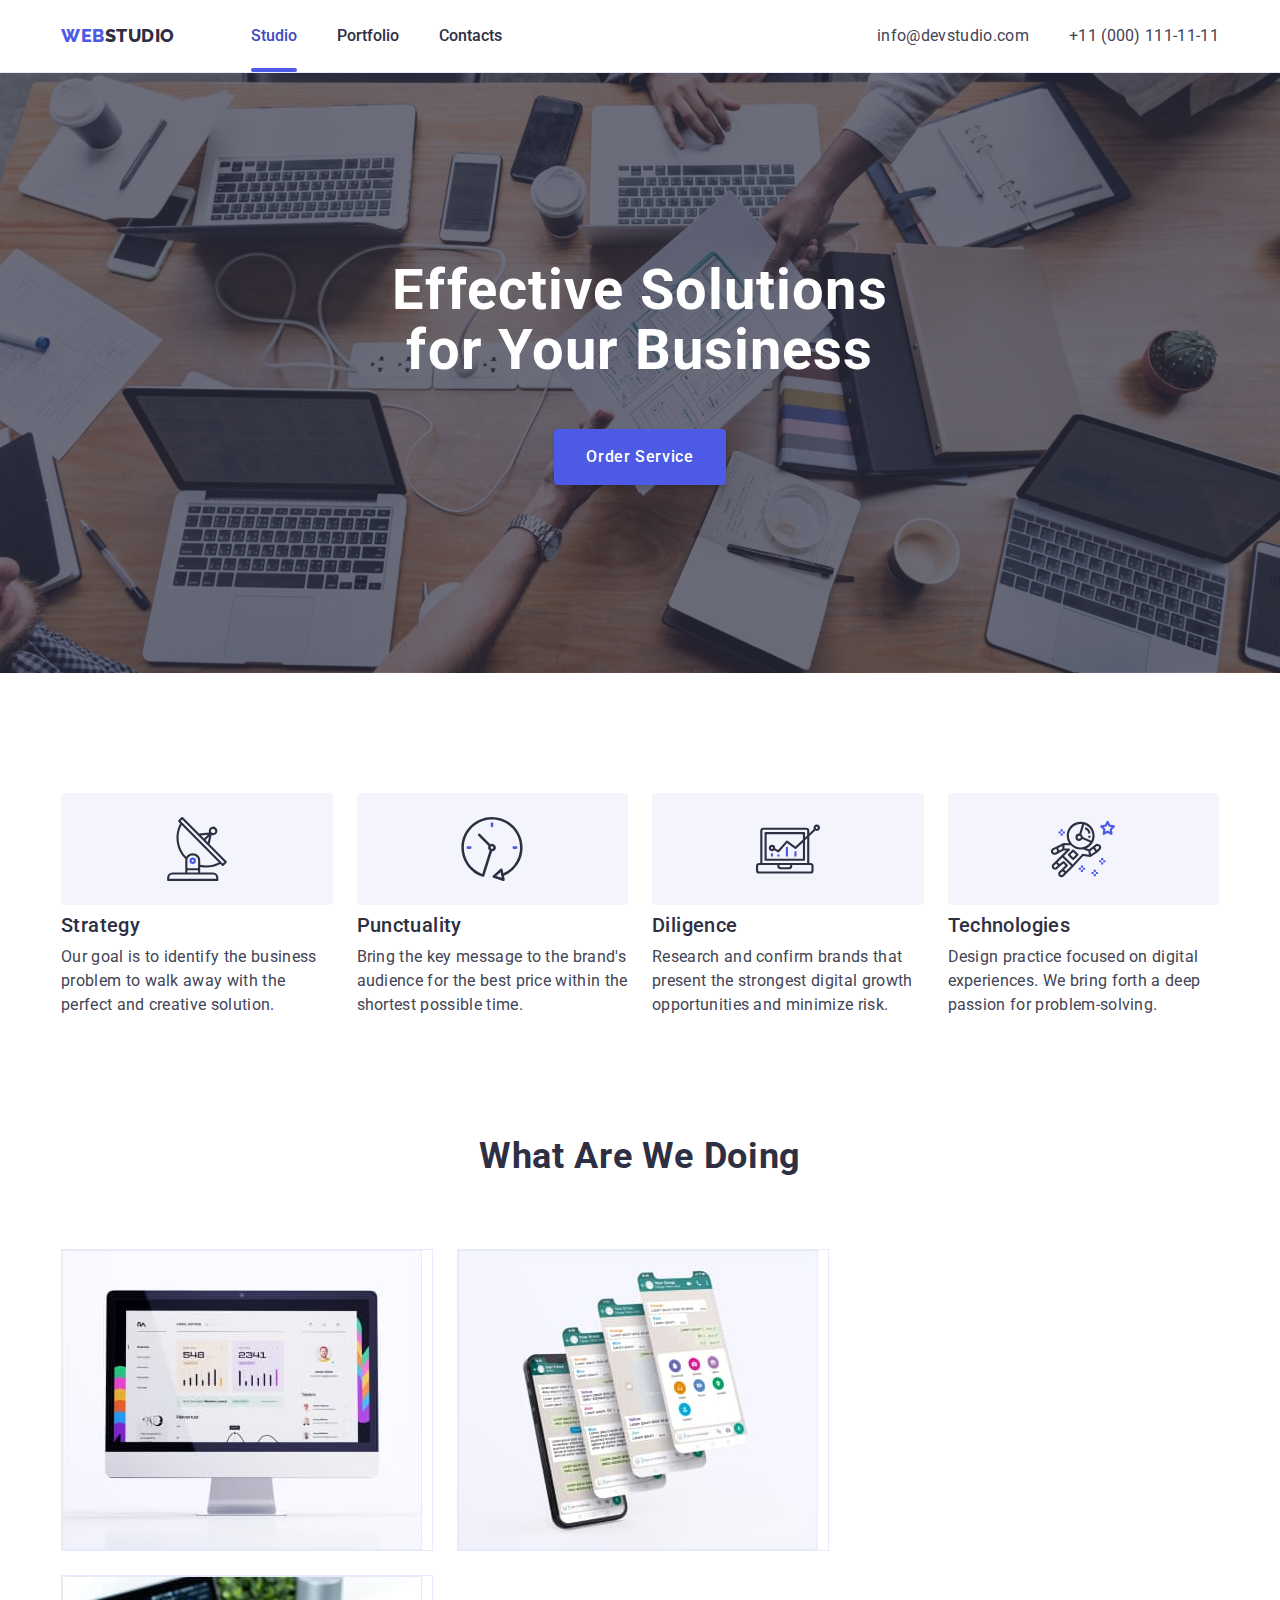
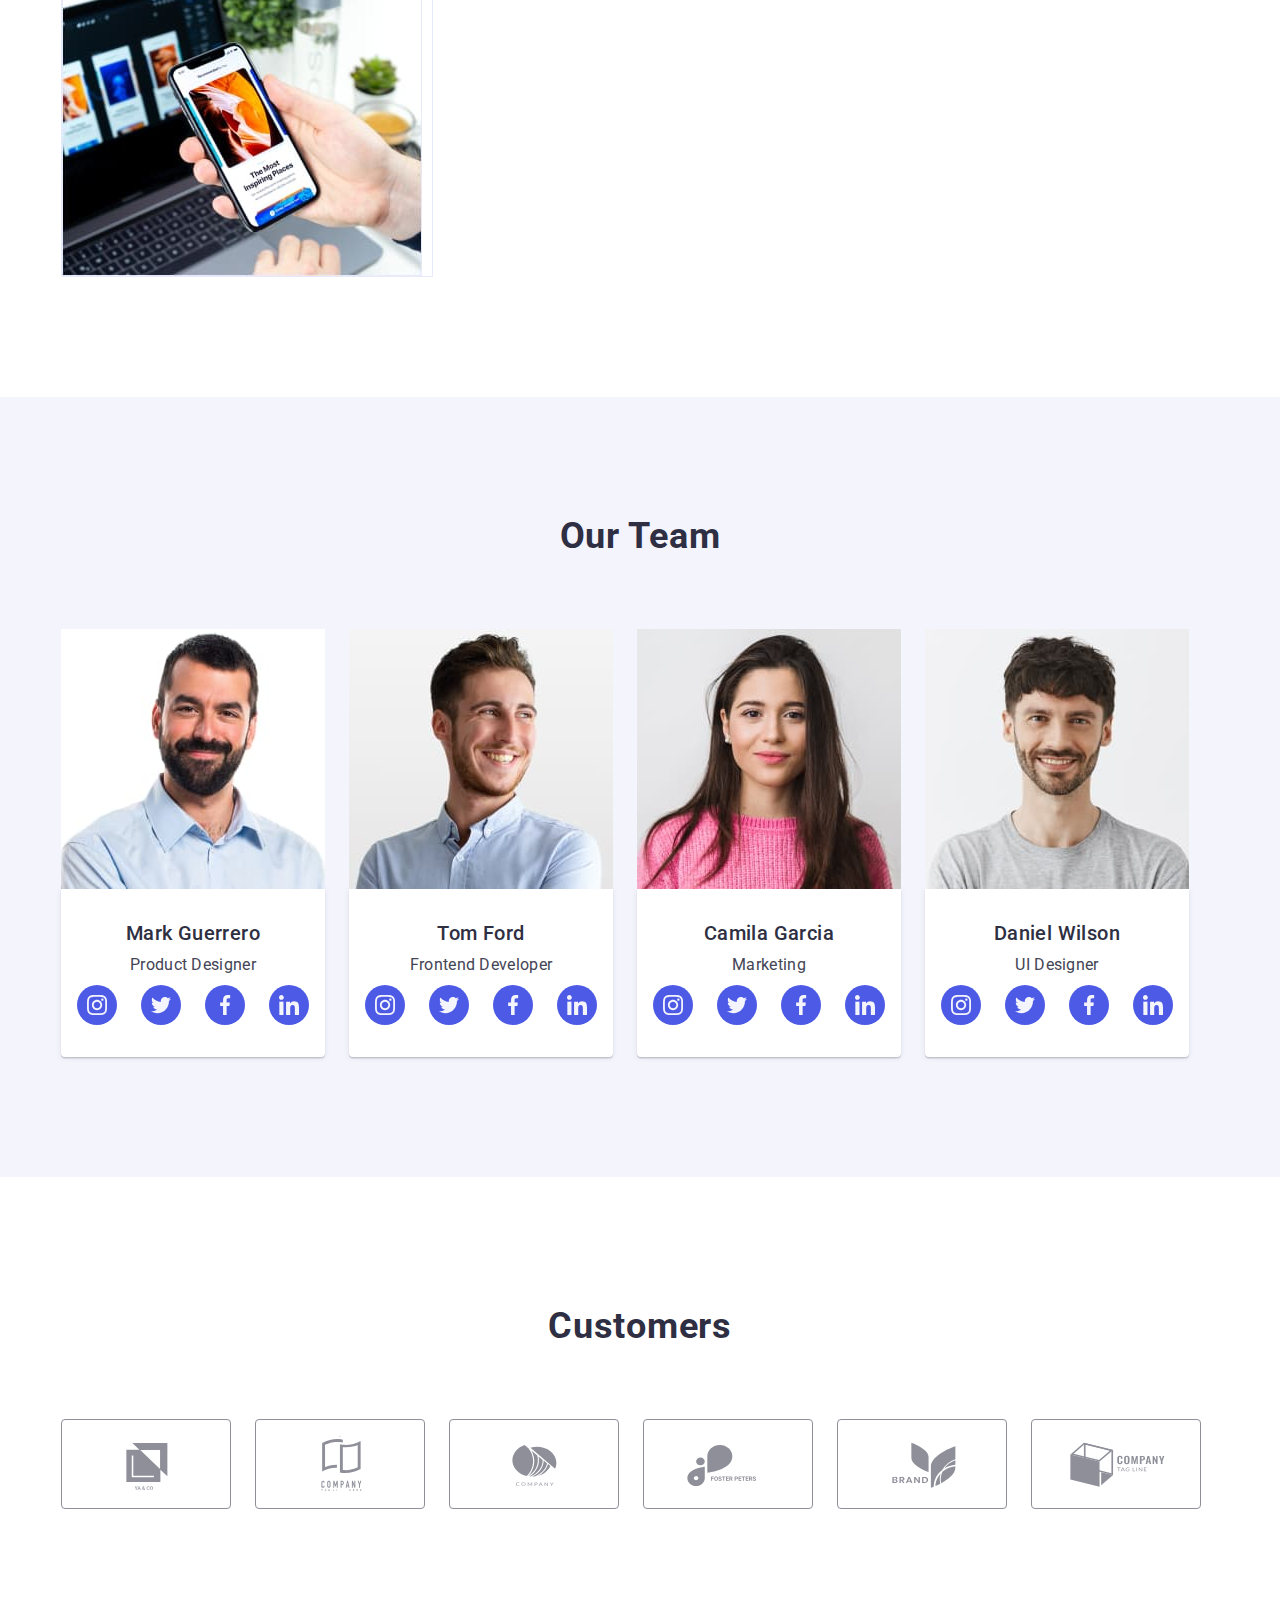
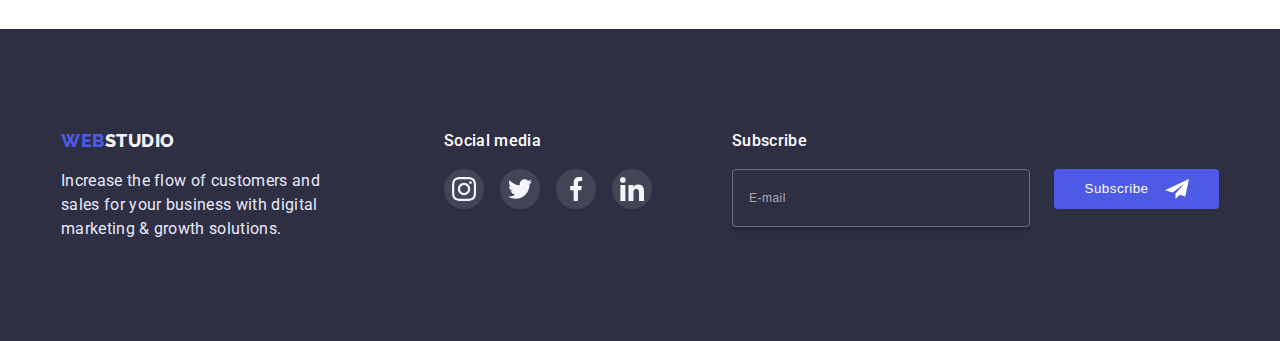
<file: index.html>
<!DOCTYPE html>
<html lang="en">
  <head>
    <meta charset="UTF-8" />
    <meta http-equiv="X-UA-Compatible" content="IE=edge" />
    <meta name="viewport" content="width=device-width, initial-scale=1.0" />
    <title>WebStudio</title>
    <link rel="preconnect" href="https://fonts.googleapis.com" />
    <link rel="preconnect" href="https://fonts.gstatic.com" crossorigin />
    <link
      href="https://fonts.googleapis.com/css2?family=Raleway:wght@800&family=Roboto:wght@400;500;700&display=swap"
      rel="stylesheet"
    />
    <link rel="stylesheet" href="./css/styles.css" />
    <link
      rel="stylesheet"
      href="https://cdnjs.cloudflare.com/ajax/libs/modern-normalize/1.1.0/modern-normalize.min.css"
      integrity="sha512-wpPYUAdjBVSE4KJnH1VR1HeZfpl1ub8YT/NKx4PuQ5NmX2tKuGu6U/JRp5y+Y8XG2tV+wKQpNHVUX03MfMFn9Q=="
      crossorigin="anonymous"
      referrerpolicy="no-referrer"
    />
  </head>
  <body>
    <header class="header">
      <div class="container header-container">
        <a href="" class="logo logo-theme-light link">
          <span class="akcent">web</span>studio
        </a>
        <nav class="header-navigation">
          <ul class="header-list list">
            <li class="header-list-item">
              <a class="header-link link active" href="./index.html">
                Studio
              </a>
            </li>
            <li class="header-list-item">
              <a class="header-link link" href="./portfolio.html">
                Portfolio
              </a>
            </li>
            <li class="header-list-item">
              <a class="header-link link" href=""> Contacts </a>
            </li>
          </ul>
        </nav>
        <address class="header-address">
          <ul class="header-address-list list">
            <li class="header-address-item">
              <a class="header-mail link" href="mailto:info@devstudio.com">
                info@devstudio.com
              </a>
            </li>
            <li class="header-address-item">
              <a class="header-tel link" href="tel:+110001111111">
                +11 (000) 111-11-11
              </a>
            </li>
          </ul>
        </address>
      </div>
    </header>
    <main>
      <!--HERO-->
      <section class="hero">
        <div class="hero-box">
          <h1 class="hero-title">Effective Solutions for Your Business</h1>
          <button class="hero-btn" type="button" data-modal-open>
            Order Service
          </button>
        </div>
      </section>
      <!--Concept-->
      <section class="concept">
        <div class="container concept-container">
          <h2 class="visually-hidden">concept</h2>
          <ul class="concept-list list">
            <li class="concept-item icon-strategy">
              <h3 class="section-heading">Strategy</h3>
              <p class="section-description">
                Our goal is to identify the business problem to walk away with
                the perfect and creative solution.
              </p>
            </li>
            <li class="concept-item icon-punctuality">
              <h3 class="section-heading">Punctuality</h3>
              <p class="section-description">
                Bring the key message to the brand's audience for the best price
                within the shortest possible time.
              </p>
            </li>
            <li class="concept-item icon-diligence">
              <h3 class="section-heading">Diligence</h3>
              <p class="section-description">
                Research and confirm brands that present the strongest digital
                growth opportunities and minimize risk.
              </p>
            </li>
            <li class="concept-item icon-technologies">
              <h3 class="section-heading">Technologies</h3>
              <p class="section-description">
                Design practice focused on digital experiences. We bring forth a
                deep passion for problem-solving.
              </p>
            </li>
          </ul>
        </div>
      </section>
      <!--------------services-------------->
      <section class="services">
        <div class="container">
          <h2 class="services-title section-title">What Are We Doing</h2>
          <ul class="services-list list">
            <li class="services-img">
              <img src="./images/rectange-1a.jpg" alt="PC" width="360" />
            </li>

            <li class="services-img">
              <img
                src="./images/rectange-2a.jpg"
                alt="smartphone"
                width="360"
              />
            </li>
            <li class="services-img">
              <img src="./images/rectange-3a.jpg" alt="laptop" width="360" />
            </li>
          </ul>
        </div>
      </section>
      <!-----------------TEAM--------------------->
      <section class="team">
        <div class="container">
          <h2 class="team-title section-title">Our Team</h2>
          <ul class="team-container list">
            <li class="team-person">
              <img
                class="team-percon-img"
                src="./images/phototeam-1a.jpg"
                alt="Product Designer"
                width="264"
              />
              <div class="team-person-info">
                <h3 class="section-heading">Mark Guerrero</h3>
                <p class="team-person-text section-description">
                  Product Designer
                </p>

                <ul class="social-list">
                  <li class="social-list-item">
                    <a class="social-link" href="">
                      <svg class="social-icon" width="20" height="20">
                        <use href="./images/sprite.svg#icon-instagram"></use>
                      </svg>
                    </a>
                  </li>

                  <li>
                    <a class="social-link" href="">
                      <svg class="social-icon" width="20" height="20">
                        <use href="./images/sprite.svg#icon-twitter"></use>
                      </svg>
                    </a>
                  </li>

                  <li>
                    <a class="social-link" href="">
                      <svg class="social-icon" width="20" height="20">
                        <use href="./images/sprite.svg#icon-facebook"></use>
                      </svg>
                    </a>
                  </li>

                  <li>
                    <a class="social-link" href="">
                      <svg class="social-icon" width="20" height="20">
                        <use href="./images/sprite.svg#icon-linkedin"></use>
                      </svg>
                    </a>
                  </li>
                </ul>
              </div>
            </li>

            <li class="team-person">
              <img
                class="team-percon-img"
                src="./images/phototeam-2a.jpg"
                alt="Frontend Developer"
                width="264"
              />
              <div class="team-person-info">
                <h3 class="section-heading">Tom Ford</h3>
                <p class="team-person-text section-description">
                  Frontend Developer
                </p>
                <ul class="social-list">
                  <li class="social-list-item">
                    <a class="social-link" href="">
                      <svg class="social-icon" width="20" height="20">
                        <use href="./images/sprite.svg#icon-instagram"></use>
                      </svg>
                    </a>
                  </li>

                  <li>
                    <a class="social-link" href="">
                      <svg class="social-icon" width="20" height="20">
                        <use href="./images/sprite.svg#icon-twitter"></use>
                      </svg>
                    </a>
                  </li>

                  <li>
                    <a class="social-link" href="">
                      <svg class="social-icon" width="20" height="20">
                        <use href="./images/sprite.svg#icon-facebook"></use>
                      </svg>
                    </a>
                  </li>

                  <li>
                    <a class="social-link" href="">
                      <svg class="social-icon" width="20" height="20">
                        <use href="./images/sprite.svg#icon-linkedin"></use>
                      </svg>
                    </a>
                  </li>
                </ul>
              </div>
            </li>

            <li class="team-person">
              <img
                class="team-percon-img"
                src="./images/phototeam-3a.jpg"
                alt="Marketing"
                width="264"
              />
              <div class="team-person-info">
                <h3 class="section-heading">Camila Garcia</h3>
                <p class="team-person-text section-description">Marketing</p>
                <ul class="social-list">
                  <li class="social-list-item">
                    <a class="social-link" href="">
                      <svg class="social-icon" width="20" height="20">
                        <use href="./images/sprite.svg#icon-instagram"></use>
                      </svg>
                    </a>
                  </li>

                  <li>
                    <a class="social-link" href="">
                      <svg class="social-icon" width="20" height="20">
                        <use href="./images/sprite.svg#icon-twitter"></use>
                      </svg>
                    </a>
                  </li>

                  <li>
                    <a class="social-link" href="">
                      <svg class="social-icon" width="20" height="20">
                        <use href="./images/sprite.svg#icon-facebook"></use>
                      </svg>
                    </a>
                  </li>

                  <li>
                    <a class="social-link" href="">
                      <svg class="social-icon" width="20" height="20">
                        <use href="./images/sprite.svg#icon-linkedin"></use>
                      </svg>
                    </a>
                  </li>
                </ul>
              </div>
            </li>

            <li class="team-person">
              <img
                class="team-percon-img"
                src="./images/phototeam-4a.jpg"
                alt="UI Designer"
                width="264"
              />
              <div class="team-person-info">
                <h3 class="section-heading">Daniel Wilson</h3>
                <p class="team-person-text section-description">UI Designer</p>
                <ul class="social-list">
                  <li class="social-list-item">
                    <a class="social-link" href="">
                      <svg class="social-icon" width="20" height="20">
                        <use href="./images/sprite.svg#icon-instagram"></use>
                      </svg>
                    </a>
                  </li>

                  <li>
                    <a class="social-link" href="">
                      <svg class="social-icon" width="20" height="20">
                        <use href="./images/sprite.svg#icon-twitter"></use>
                      </svg>
                    </a>
                  </li>

                  <li>
                    <a class="social-link" href="">
                      <svg class="social-icon" width="20" height="20">
                        <use href="./images/sprite.svg#icon-facebook"></use>
                      </svg>
                    </a>
                  </li>

                  <li>
                    <a class="social-link" href="">
                      <svg class="social-icon" width="20" height="20">
                        <use href="./images/sprite.svg#icon-linkedin"></use>
                      </svg>
                    </a>
                  </li>
                </ul>
              </div>
            </li>
          </ul>
        </div>
      </section>
      <!------------------Customers---------------->
      <section class="customers">
        <div class="container">
          <h2 class="customers-title section-title">Customers</h2>
          <ul class="customers-container list">
            <li class="customers-item">
              <a class="customers-logo" href="">
                <svg class="customers-img">
                  <use href="./images/sprite.svg#icon-Logo-klients-yaco"></use>
                </svg>
              </a>
            </li>

            <li class="customers-item">
              <a class="customers-logo" href="">
                <svg class="customers-img">
                  <use
                    href="./images/sprite.svg#icon-Logo-klients-taglinehere"
                  ></use>
                </svg>
              </a>
            </li>

            <li class="customers-item">
              <a class="customers-logo" href="">
                <svg class="customers-img">
                  <use
                    href="./images/sprite.svg#icon-Logo-klients-company"
                  ></use>
                </svg>
              </a>
            </li>

            <li class="customers-item">
              <a class="customers-logo" href="">
                <svg class="customers-img">
                  <use
                    href="./images/sprite.svg#icon-Logo-klients-foster"
                  ></use>
                </svg>
              </a>
            </li>
            <li class="customers-item">
              <a class="customers-logo" href="">
                <svg class="customers-img">
                  <use href="./images/sprite.svg#icon-Logo-klients-brand"></use>
                </svg>
              </a>
            </li>
            <li class="customers-item">
              <a class="customers-logo" href="">
                <svg class="customers-img">
                  <use
                    href="./images/sprite.svg#icon-Logo-klients-tagline"
                  ></use>
                </svg>
              </a>
            </li>
          </ul>
        </div>
      </section>
    </main>
    <!----------------------FOOTER----------------->
    <footer class="footer">
      <div class="footer-container container">
        <div class="footer-logo-box">
          <a class="logo logo-theme-dark link" href=""
            ><span class="akcent">web</span>studio</a
          >
          <p class="footer-text">
            Increase the flow of customers and sales for your business with
            digital marketing & growth solutions.
          </p>
        </div>

        <div class="footer-social-box">
          <p class="footer-heading">Social media</p>
          <ul class="footer-social-list">
            <li class="footer-social-item">
              <a class="social-link" href="">
                <svg class="social-icon" width="24" height="24">
                  <use href="./images/sprite.svg#icon-instagram"></use>
                </svg>
              </a>
            </li>
            <li class="footer-social-item">
              <a class="social-link" href="">
                <svg class="social-icon" width="24" height="24">
                  <use href="./images/sprite.svg#icon-twitter"></use>
                </svg>
              </a>
            </li>
            <li class="footer-social-item">
              <a class="social-link" href="">
                <svg class="social-icon" width="24" height="24">
                  <use href="./images/sprite.svg#icon-facebook"></use>
                </svg>
              </a>
            </li>

            <li class="footer-social-item">
              <a class="social-link" href="">
                <svg class="social-icon" width="24" height="24">
                  <use href="./images/sprite.svg#icon-linkedin"></use>
                </svg>
              </a>
            </li>
          </ul>
        </div>
        <div>
          <p class="footer-heading">Subscribe</p>
          <form class="footer-subscribe-box">
            <input
              type="email"
              class="subscribe-input"
              name="subscribe-email"
              placeholder="E-mail"
            />
            <button class="btn-subscribe" type="submit">Subscribe</button>
          </form>
        </div>
      </div>
    </footer>
    <!--Modal--------------->
    <div class="backdrop is-hidden" data-modal>
      <div class="modal">
        <button class="btn-modal-close" type="button" data-modal-close>
          <svg class="modal-close-icon">
            <use href="./images/sprite.svg#icon-close-black-modal"></use>
          </svg>
        </button>
        <!--Modal-Form------------>
        <form class="modal-form">
          <p class="modal-title">
            Leave your contacts and we will call you back
          </p>
          <label class="modal-field-label">
            <span class="modal-input-text">Name</span>
            <span class="modal-input-wrap-span">
              <input
                class="modal-input"
                name="user-name"
                type="text"
                required
                pattern="^[a-zA-Zа-Я]+$"
                minlength="2"
              />
              <svg class="modal-input-icon pers">
                <use href="./images/sprite.svg#icon-modal-person-black"></use>
              </svg>
            </span>
          </label>

          <label class="modal-input-text" for="Phone">Phone</label>
          <div class="modal-input-wrap-div">
            <input
              class="modal-input"
              name="user-phone"
              type="tel"
              required
              pattern="[0-9]{3}-[0-9]{3}-[0-9]{2}-[0-9]{2}"
              title="xxx-xxx-xx-xx"
              id="Phone"
            />
            <svg class="modal-input-icon phone">
              <use href="./images/sprite.svg#icon-modal-phone-black"></use>
            </svg>
          </div>

          <label class="modal-input-text" for="email">Email</label>
          <div class="modal-input-wrap-div">
            <input
              class="modal-input"
              name="user-email"
              type="email"
              id="email"
            />
            <svg class="modal-input-icon email">
              <use href="./images/sprite.svg#icon-modal-email-black"></use>
            </svg>
          </div>

          <label class="modal-field">
            <span class="modal-input-text"> Comment </span>
            <textarea
              name="user-messege"
              class="modal-form-message"
              placeholder="Text input"
            ></textarea>
          </label>

          <input
            id="user-policy"
            type="checkbox"
            name="user-policy"
            class="modal-form-check visually-hidden"
          />
          <label for="user-policy" class="modal-form-check-desc"
            >I accept the terms and conditions of the&nbsp;<a
              class="policy-link"
              href=""
              >Privacy Policy</a
            >
          </label>

          <button type="submit" class="btn-modal-send">Send</button>
        </form>
      </div>
    </div>

    <script src="./js/modal.js"></script>
  </body>
</html>
</file>
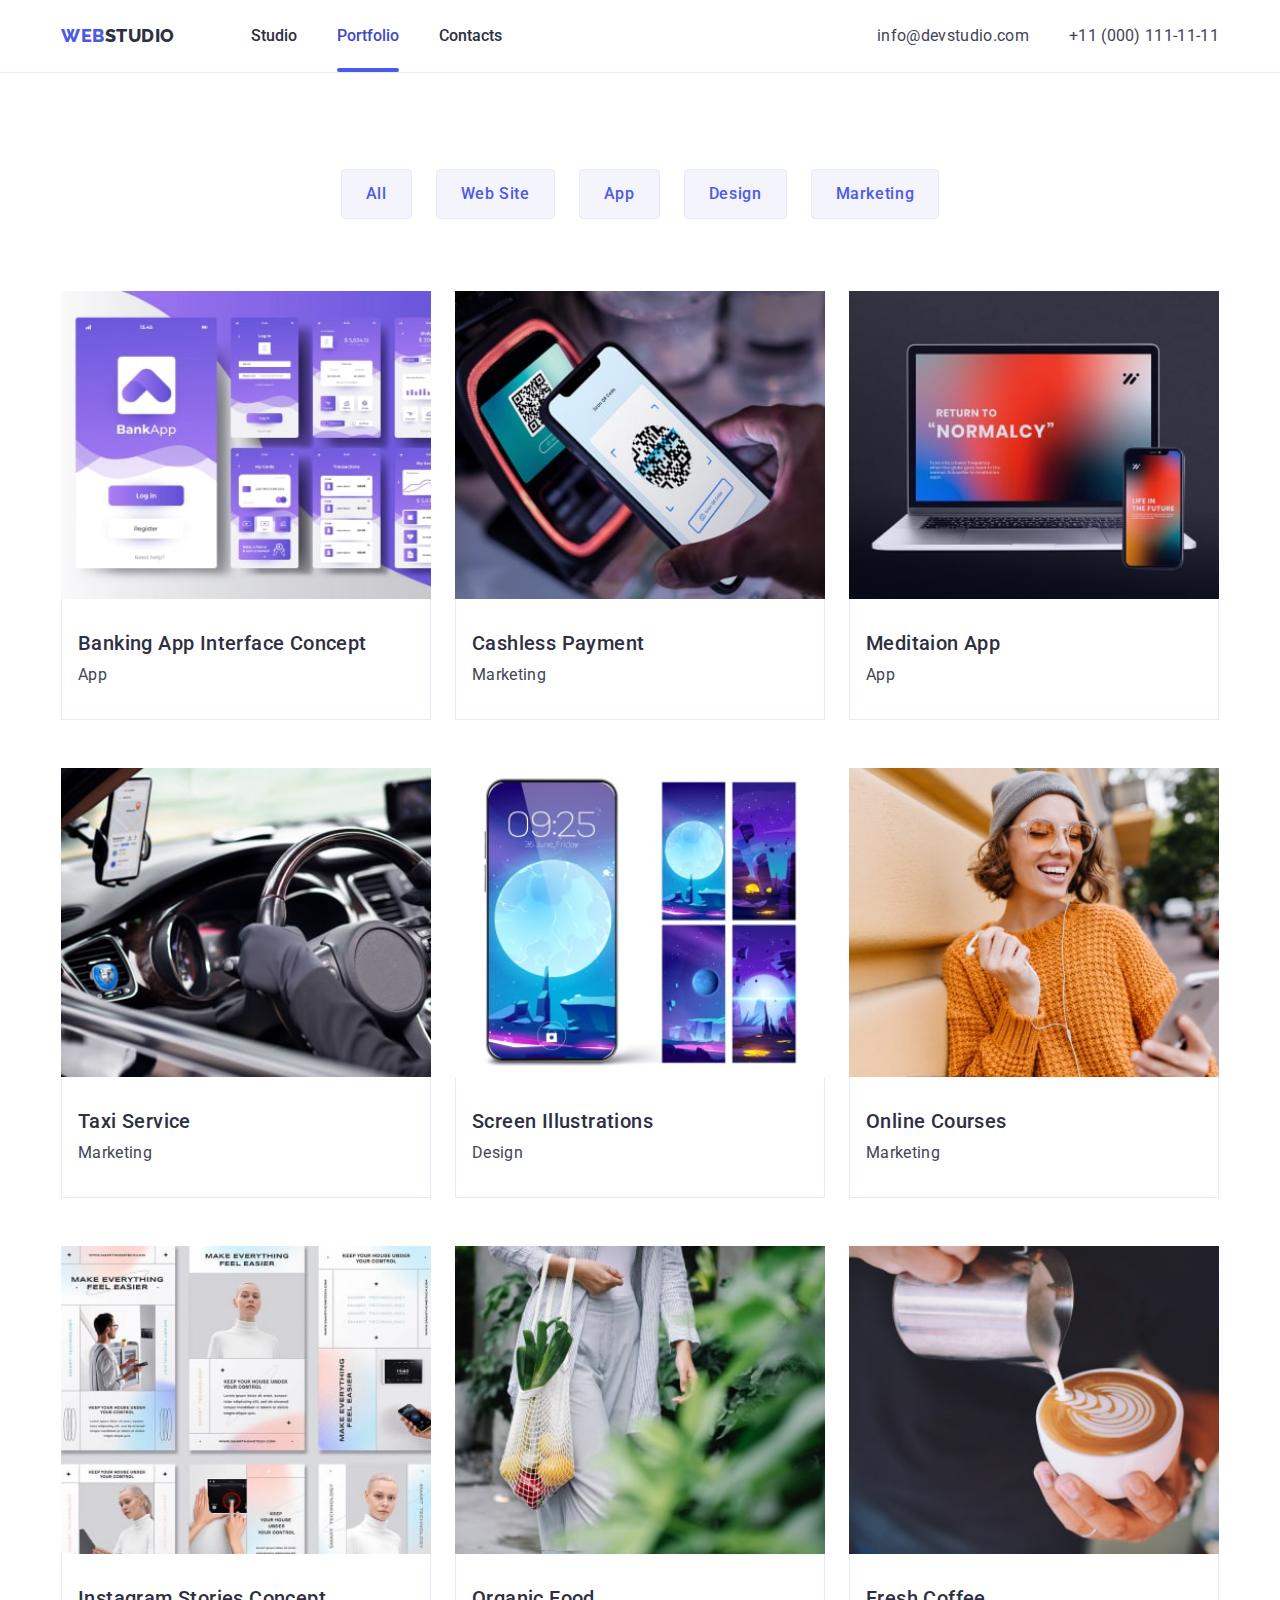
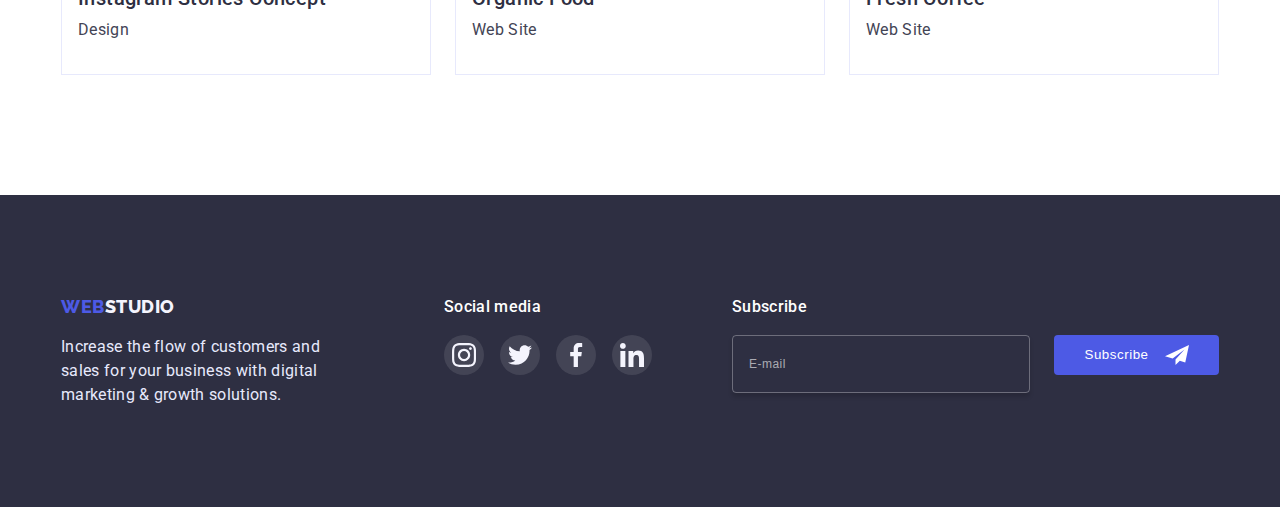
<file: portfolio.html>
<!DOCTYPE html>
<html lang="en">
  <head>
    <meta charset="UTF-8" />
    <meta http-equiv="X-UA-Compatible" content="IE=edge" />
    <meta name="viewport" content="width=device-width, initial-scale=1.0" />
    <title>WebStudio</title>
    <link rel="preconnect" href="https://fonts.googleapis.com" />
    <link rel="preconnect" href="https://fonts.gstatic.com" crossorigin />
    <link
      href="https://fonts.googleapis.com/css2?family=Raleway:wght@800&family=Roboto:wght@400;500;700&display=swap"
      rel="stylesheet"
    />
    <link rel="stylesheet" href="./css/styles.css" />
    <link
      rel="stylesheet"
      href="https://cdnjs.cloudflare.com/ajax/libs/modern-normalize/1.1.0/modern-normalize.min.css"
      integrity="sha512-wpPYUAdjBVSE4KJnH1VR1HeZfpl1ub8YT/NKx4PuQ5NmX2tKuGu6U/JRp5y+Y8XG2tV+wKQpNHVUX03MfMFn9Q=="
      crossorigin="anonymous"
      referrerpolicy="no-referrer"
    />
  </head>
  <body>
    <header class="header">
      <div class="container header-container">
        <a href="" class="logo logo-theme-light link">
          <span class="akcent">web</span>studio
        </a>
        <nav class="header-navigation">
          <ul class="header-list list">
            <li class="header-list-item">
              <a class="header-link link" href="./index.html"> Studio </a>
            </li>
            <li class="header-list-item">
              <a class="header-link link active" href="./portfolio.html">
                Portfolio
              </a>
            </li>
            <li class="header-list-item">
              <a class="header-link link" href=""> Contacts </a>
            </li>
          </ul>
        </nav>
        <address class="header-address">
          <ul class="header-address-list list">
            <li class="header-address-item">
              <a class="header-mail link" href="mailto:info@devstudio.com">
                info@devstudio.com
              </a>
            </li>
            <li class="header-address-item">
              <a class="header-tel link" href="tel:+110001111111">
                +11 (000) 111-11-11
              </a>
            </li>
          </ul>
        </address>
      </div>
    </header>
    <main>
      <section class="portfolio-section portfolio">
        <div class="portfolio-box container">
          <h1 class="visually-hidden">filter</h1>

          <ul class="filter list">
            <li class="filter-component">
              <button class="filter-btn" type="button">All</button>
            </li>
            <li class="filter-component">
              <button class="filter-btn" type="button">Web Site</button>
            </li>
            <li class="filter-component">
              <button class="filter-btn" type="button">App</button>
            </li>
            <li class="filter-component">
              <button class="filter-btn" type="button">Design</button>
            </li>
            <li class="filter-component">
              <button class="filter-btn" type="button">Marketing</button>
            </li>
          </ul>

          <ul class="examples list">
            <li class="example">
              <a class="example-link link" href="">
                <div class="example-link-overlay">
                  <img
                    class="example-img"
                    src="./images/example-1-min.jpg"
                    alt="Banking App"
                    width="360"
                  />
                  <p class="overlay">
                    14 Stylish and User-Friendly App Design Concepts · Task
                    Manager App · Calorie Tracker App · Exotic Fruit Ecommerce
                    App · Cloud Storage App
                  </p>
                </div>

                <div class="exam-description">
                  <h2 class="section-heading">Banking App Interface Concept</h2>
                  <p class="example-coment section-description">App</p>
                </div>
              </a>
            </li>

            <li class="example">
              <a class="example-link link" href="">
                <div class="example-link-overlay">
                  <img
                    class="example-img"
                    src="./images/example-2-min.jpg"
                    alt="Cashless Payment"
                    width="360"
                  />
                  <p class="overlay">
                    14 Stylish and User-Friendly App Design Concepts · Task
                    Manager App · Calorie Tracker App · Exotic Fruit Ecommerce
                    App · Cloud Storage App
                  </p>
                </div>
                <div class="exam-description">
                  <h2 class="section-heading">Cashless Payment</h2>
                  <p class="example-coment section-description">Marketing</p>
                </div>
              </a>
            </li>

            <li class="example">
              <a class="example-link link" href="">
                <div class="example-link-overlay">
                  <img
                    class="example-img"
                    src="./images/example-3-min.jpg"
                    alt="Meditaion App"
                    width="360"
                  />
                  <p class="overlay">
                    14 Stylish and User-Friendly App Design Concepts · Task
                    Manager App · Calorie Tracker App · Exotic Fruit Ecommerce
                    App · Cloud Storage App
                  </p>
                </div>
                <div class="exam-description">
                  <h2 class="section-heading">Meditaion App</h2>
                  <p class="example-coment section-description">App</p>
                </div>
              </a>
            </li>

            <li class="example">
              <a class="example-link link" href="">
                <div class="example-link-overlay">
                  <img
                    class="example-img"
                    src="./images/example-4-min.jpg"
                    alt="Taxi Service"
                    width="360"
                  />
                  <p class="overlay">
                    14 Stylish and User-Friendly App Design Concepts · Task
                    Manager App · Calorie Tracker App · Exotic Fruit Ecommerce
                    App · Cloud Storage App
                  </p>
                </div>
                <div class="exam-description">
                  <h2 class="section-heading">Taxi Service</h2>
                  <p class="example-coment section-description">Marketing</p>
                </div>
              </a>
            </li>

            <li class="example">
              <a class="example-link link" href="">
                <div class="example-link-overlay">
                  <img
                    class="example-img"
                    src="./images/example-5-min.jpg"
                    alt="Screen Illustrations"
                    width="360"
                  />
                  <p class="overlay">
                    14 Stylish and User-Friendly App Design Concepts · Task
                    Manager App · Calorie Tracker App · Exotic Fruit Ecommerce
                    App · Cloud Storage App
                  </p>
                </div>
                <div class="exam-description">
                  <h2 class="section-heading">Screen Illustrations</h2>
                  <p class="example-coment section-description">Design</p>
                </div>
              </a>
            </li>

            <li class="example">
              <a class="example-link link" href="">
                <div class="example-link-overlay">
                  <img
                    class="example-img"
                    src="./images/example-6-min.jpg"
                    alt="Online Courses"
                    width="360"
                  />
                  <p class="overlay">
                    14 Stylish and User-Friendly App Design Concepts · Task
                    Manager App · Calorie Tracker App · Exotic Fruit Ecommerce
                    App · Cloud Storage App
                  </p>
                </div>
                <div class="exam-description">
                  <h2 class="section-heading">Online Courses</h2>
                  <p class="example-coment section-description">Marketing</p>
                </div>
              </a>
            </li>

            <li class="example">
              <a class="example-link link" href="">
                <div class="example-link-overlay">
                  <img
                    class="example-img"
                    src="./images/example-7-min.jpg"
                    alt="Instagram Stories"
                    width="360"
                  />
                  <p class="overlay">
                    14 Stylish and User-Friendly App Design Concepts · Task
                    Manager App · Calorie Tracker App · Exotic Fruit Ecommerce
                    App · Cloud Storage App
                  </p>
                </div>
                <div class="exam-description">
                  <h2 class="section-heading">Instagram Stories Concept</h2>
                  <p class="example-coment section-description">Design</p>
                </div>
              </a>
            </li>

            <li class="example">
              <a class="example-link link" href="">
                <div class="example-link-overlay">
                  <img
                    class="example-img"
                    src="./images/example-8-min.jpg"
                    alt="Organic Food"
                    width="360"
                  />
                  <p class="overlay">
                    14 Stylish and User-Friendly App Design Concepts · Task
                    Manager App · Calorie Tracker App · Exotic Fruit Ecommerce
                    App · Cloud Storage App
                  </p>
                </div>
                <div class="exam-description">
                  <h2 class="section-heading">Organic Food</h2>
                  <p class="example-coment section-description">Web Site</p>
                </div>
              </a>
            </li>

            <li class="example">
              <a class="example-link link" href="">
                <div class="example-link-overlay">
                  <img
                    class="example-img"
                    src="./images/example-9-min.jpg"
                    alt="Fresh Coffee"
                    width="360"
                  />
                  <p class="overlay">
                    14 Stylish and User-Friendly App Design Concepts · Task
                    Manager App · Calorie Tracker App · Exotic Fruit Ecommerce
                    App · Cloud Storage App
                  </p>
                </div>
                <div class="exam-description">
                  <h2 class="section-heading">Fresh Coffee</h2>
                  <p class="example-coment section-description">Web Site</p>
                </div>
              </a>
            </li>
          </ul>
        </div>
      </section>
    </main>
    <footer class="footer">
      <div class="footer-container container">
        <div class="footer-logo-box">
          <a class="logo logo-theme-dark link" href=""
            ><span class="akcent">web</span>studio</a
          >
          <p class="footer-text">
            Increase the flow of customers and sales for your business with
            digital marketing & growth solutions.
          </p>
        </div>

        <div class="footer-social-box">
          <p class="footer-heading">Social media</p>
          <ul class="footer-social-list">
            <li class="footer-social-item">
              <a class="social-link" href="">
                <svg class="social-icon" width="24" height="24">
                  <use href="./images/sprite.svg#icon-instagram"></use>
                </svg>
              </a>
            </li>
            <li class="footer-social-item">
              <a class="social-link" href="">
                <svg class="social-icon" width="24" height="24">
                  <use href="./images/sprite.svg#icon-twitter"></use>
                </svg>
              </a>
            </li>
            <li class="footer-social-item">
              <a class="social-link" href="">
                <svg class="social-icon" width="24" height="24">
                  <use href="./images/sprite.svg#icon-facebook"></use>
                </svg>
              </a>
            </li>

            <li class="footer-social-item">
              <a class="social-link" href="">
                <svg class="social-icon" width="24" height="24">
                  <use href="./images/sprite.svg#icon-linkedin"></use>
                </svg>
              </a>
            </li>
          </ul>
        </div>

        <div>
          <p class="footer-heading">Subscribe</p>
          <form class="footer-subscribe-box">
            <input
              type="email"
              class="subscribe-input"
              name="subscribe-email"
              placeholder="E-mail"
            />
            <button class="btn-subscribe" type="submit">Subscribe</button>
          </form>
        </div>
      </div>
    </footer>
  </body>
</html>
</file>
<file: css/styles.css>
:root {
  --main-title-color: #2e2f42;
  --second-title-color: #434455;
  --akcent-color: #404bbf;
  --color-theme-dark: #ffffff;
  --theme-dark: #4d5ae5;
  --logo-color-light: #f4f4fd;
  --text-color-light: #e7e9fc;
  --typical-lh: 1.5;
  --typical-ls: 0.02em;
  --custommers-color-norm: #8e8f99;
  --max-width-section: 1440px;
  --h-timing-duration: 250ms;
  --h-timing-function: cubic-bezier(0.4, 0, 0.2, 1);
}

.list {
  list-style: none;
}
.link {
  text-decoration: none;
}
body {
  font-family: 'Roboto', sans-serif;
  margin: 0;
}
/*--Reset settings--*/
h1,
h2,
h3,
p {
  margin-top: 0;
  margin-bottom: 0;
}
ul,
ol {
  margin-top: 0;
  margin-bottom: 0;
  padding-left: 0;
}
img {
  display: block;
}
button {
  cursor: pointer;
}

address {
  font-style: normal;
}
/*---------------------------contanair--*/
.container {
  width: 1158px;
  margin-left: auto;
  margin-right: auto;
  padding-left: 15px;
  padding-right: 15px;
}

/*---------------------------------COMPONENTS--*/
.section-title {
  font-size: 36px;
  line-height: 1.11;
  letter-spacing: var(--typical-ls);
  color: var(--main-title-color);
  text-align: center;
}
.section-heading {
  font-size: 20px;
  font-weight: 500;
  line-height: 1.2;
  letter-spacing: var(--typical-ls);
  color: var(--main-title-color);
  margin-bottom: 8px;
}
.section-description {
  line-height: var(--typical-lh);
  letter-spacing: var(--typical-ls);
  color: var(--second-title-color);
}
.logo {
  font-family: 'Raleway', sans-serif;
  font-size: 18px;
  font-weight: 800;
  line-height: 1.33;
  letter-spacing: 0.03em;
  text-transform: uppercase;
}
.logo-theme-light {
  margin-right: 76px;

  color: var(--main-title-color);
}
.logo-theme-dark {
  /*--margin-bottom: 100px;--*/
  color: var(--logo-color-light);
}
.visually-hidden {
  position: absolute;
  width: 1px;
  height: 1px;
  margin: -1px;
  border: 0;
  padding: 0;

  white-space: nowrap;
  clip-path: inset(100%);
  clip: rect(0 0 0 0);
  overflow: hidden;
}
span.akcent {
  color: var(--theme-dark);
}
/*==================================\COMPONENTS=====*/

/*--------------------------------------HEADER------*/
.header {
  border-bottom: 1px solid var(--text-color-light);
}

.header-link {
  display: block;
  font-weight: 500;
  /*font-size: 16px;*/
  line-height: var(--typical-lh);
  color: var(--main-title-color);
  transition-property: color;
  transition-duration: var(--h-timing-duration);
  transition-timing-function: var(--h-timing-function);
}
.active {
  position: relative;
  color: var(--akcent-color);
}

.active::after {
  position: absolute;
  left: 0;
  bottom: -24px;
  content: '';
  display: block;

  width: 100%;
  height: 4px;
  background: var(--theme-dark);
  border-radius: 2px;

  /*margin: 0 auto;
  margin-top: 24px;*/
}

.header-link:hover,
.header-link:focus {
  color: var(--akcent-color);
}

.header-mail,
.header-tel {
  line-height: var(--typical-lh);
  letter-spacing: var(--typical-ls);
  color: var(--second-title-color);

  transition-property: color;
  transition-duration: var(--h-timing-duration);
  transition-timing-function: var(--h-timing-function);
}
.header-mail:hover,
.header-mail:focus {
  color: var(--akcent-color);
}
.header-tel:hover,
.header-tel:focus {
  color: var(--akcent-color);
}

.header-container {
  display: flex;
  align-items: center;
  /*justify-content: space-between;*/
  padding-top: 24px;
  padding-bottom: 24px;
}

.header-list {
  display: flex;
  gap: 40px;
}
/* як альтернатива для "gap" можливі варіанти: 
.header-list-item:not(:last-child) {
  margin-right: 40px;
}
або
.header-list .header-list-item + .header-list-item {
  margin-left: 40px;
}
--*/
.header-list-item {
  position: relative;
}

.header-address-list {
  display: flex;
  gap: 40px;
}
/*Або варіант відступу емейл та телеф: 
.header-address-item:not(:last-child) {
  margin-right: 40px;
}*/
.header-address {
  margin-left: auto;
}

/*=================================/HEADER======*/

/*---------------------------------------HERO----*/
.hero {
  padding-top: 188px;
  padding-bottom: 188px;

  background-color: var(--main-title-color);
  text-align: center;
  max-width: var(--max-width-section);
  margin-right: auto;
  margin-left: auto;

  background-image: linear-gradient(
      rgba(46, 47, 66, 0.7),
      rgba(46, 47, 66, 0.7)
    ),
    url(../images/people-office-heder-orig-min.jpg);
  background-repeat: no-repeat;
  background-position: center;
  background-size: cover;

  /*outline: 1px solid hsl(0, 95%, 50%);*/
}
.hero-box {
  margin-left: auto;
  margin-right: auto;

  width: 496px;
}
.hero-title {
  margin-bottom: 48px;

  font-family: 'Roboto';
  font-size: 56px;
  line-height: 1.07;
  letter-spacing: var(--typical-ls);
  color: var(--color-theme-dark);
}
.hero-btn {
  padding-top: 16px;
  padding-bottom: 16px;
  padding-left: 32px;
  padding-right: 32px;
  border-radius: 4px;
  border: none;

  font-family: inherit;
  font-size: 16px;
  font-weight: 500;
  line-height: var(--typical-lh);
  letter-spacing: 0.04em;
  color: var(--color-theme-dark);
  background-color: var(--theme-dark);
  box-shadow: 0px 4px 4px rgba(0, 0, 0, 0.15);

  transition-property: background-color;
  transition-duration: var(--h-timing-duration);
  transition-timing-function: var(--h-timing-function);
}

.hero-btn:hover,
.hero-btn:focus {
  background-color: var(--akcent-color);
  /*box-shadow: 0px 4px 4px rgba(0, 0, 0, 0.15);*/
}

/*================================/HERO=======*/

/*-----------------------------------Concept--*/
.concept {
  padding-top: 120px;
  padding-bottom: 120px;
}

.concept-list {
  display: flex;
  flex-wrap: wrap;
  gap: 24px;
}
/* Як варіант замість gap:
.concept-item {
  width: calc((100% - 72px) / 4);
  margin-right: 24px;
}
.concept-item:nth-child(4) {
  margin-right: 0;
}
*/
.concept-item {
  width: calc((100% - 72px) / 4);
}
.concept-item::before {
  display: block;
  content: '';
  height: 112px;
  border-radius: 4px;
  background-color: var(--logo-color-light);
  background-position: center;
  background-repeat: no-repeat;
  background-size: 64px;
  margin-bottom: 8px;
}
.icon-strategy::before {
  background-image: url(../images/antenna.svg);
}
.icon-punctuality::before {
  background-image: url(../images/clock.svg);
}
.icon-diligence::before {
  background-image: url(../images/diagram.svg);
}
.icon-technologies::before {
  background-image: url(../images/astronaut.svg);
}
/*--------------------------------------services--*/
.services {
  padding-bottom: 120px;
}
.services-list {
  display: flex;
  flex-wrap: wrap;
  gap: 24px;
}
.services-title {
  margin-bottom: 72px;
}
.services-img {
  border: 1px solid var(--text-color-light);
  width: calc((100% - 48px - 0px) / 3);
}

/*----------------------------------------TEAM----*/
.team {
  padding-top: 120px;
  padding-bottom: 120px;
  max-width: var(--max-width-section);
  margin-right: auto;
  margin-left: auto;

  background-color: var(--logo-color-light);
}
.team-title {
  margin-bottom: 72px;
}
.team-container {
  display: flex;
  flex-wrap: wrap;
  gap: 24px;
}
.team-person {
  max-width: calc((100% - 72px) / 4);
}
.team-person {
  /*text-align: center;*/
}

.team-person-info {
  padding-top: 32px;
  padding-bottom: 32px;
  box-shadow: 0px 1px 6px rgba(46, 47, 66, 0.08),
    0px 1px 1px rgba(46, 47, 66, 0.16), 0px 2px 1px rgba(46, 47, 66, 0.08);
  border-radius: 0px 0px 4px 4px;

  background-color: var(--color-theme-dark);
  text-align: center;
}
.team-person-text {
  margin-bottom: 8px;
}
.social-list {
  list-style: none;
  display: flex;
  justify-content: center;
  /*align-items: center;*/
  gap: 24px;
}
.social-list-item {
}
.social-link {
  display: flex;
  justify-content: center;
  align-items: center;
  width: 40px;
  height: 40px;
  border-radius: 50%;
}
.social-list .social-link {
  background-color: var(--theme-dark);

  transition-property: background-color;
  transition-duration: var(--h-timing-duration);
  transition-timing-function: var(--h-timing-function);
}
/*можна виконати як background-image у посиланні 
social-link задавши посиланню висоту і ширину,
 але не буде динамічного кольору*/

.social-link:hover,
.social-link:focus {
  background-color: var(--akcent-color);
}
.social-icon {
}
/*==========================================/TEAM===*/
/*------------------------------------------Customers--*/
.customers {
  padding-top: 130px;
  padding-bottom: 120px;
}
.customers-title {
  margin-bottom: 72px;
}
.customers-container {
  display: flex;
  flex-wrap: wrap;
  gap: 24px;
  /*justify-content: center;*/
}
.customers-item {
}
.customers-logo {
  display: flex;
  justify-content: center;
  align-items: center;
  width: 168px;
  height: 88px;
  border: 1px solid var(--custommers-color-norm);
  border-radius: 4px;

  transition-property: border-color;
  transition-duration: var(--h-timing-duration);
  transition-timing-function: var(--h-timing-function);
}
.customers-logo:hover,
.customers-logo:focus {
  border-color: var(--akcent-color);
}
.customers-img {
  width: 104px;
  height: 56px;
  fill: var(--custommers-color-norm);

  transition-property: fill;
  transition-duration: var(--h-timing-duration);
  transition-timing-function: var(--h-timing-function);
}
.customers-logo:hover .customers-img,
.customers-logo:focus .customers-img {
  fill: var(--akcent-color);
}

/*------------------------------------------FOOTER--*/
.footer {
  padding-top: 100px;
  padding-bottom: 100px;
  max-width: var(--max-width-section);
  margin-right: auto;
  margin-left: auto;

  background-color: var(--main-title-color);
}
.footer-text {
  margin-top: 16px;

  line-height: var(--typical-lh);
  letter-spacing: var(--typical-ls);
  color: var(--text-color-light);
  max-width: 264px;
}
.footer-container {
  display: flex;
}
.footer-logo-box {
  /*display: inline-block;*/
  margin-right: 120px;
}
.footer-social-box {
  margin-right: 80px;
  /*display: inline-block;
  max-width: 208px;
  vertical-align: top;*/
}
.footer-heading {
  font-weight: 500;
  line-height: var(--typical-lh);
  letter-spacing: var(--typical-ls);
  color: var(--color-theme-dark);
  margin-bottom: 16px;
  

}
.footer-social-list {
  list-style: none;
  display: flex;
  gap: 16px;
}
.footer-social-list .social-link {
  background-color: rgba(255, 255, 255, 0.1);
  transition-property: background-color;
  transition-duration: var(--h-timing-duration);
  transition-timing-function: var(--h-timing-function);
}
.footer-social-list .social-link:hover,
.footer-social-list .social-link:focus {
  background-color: #31d0aa;
}
.footer-social-item {
}

.footer-subscribe-box {
  display: flex;
  gap: 24px;
  }

.subscribe-input {
  width: 264px;
  height: 40px;
  color: var(--color-theme-dark);
  background-color: inherit;
  padding-top: 8px;
  padding-bottom: 8px;
  padding-left: 16px;
  padding-right: 16px;
  border: 1px solid rgba(255, 255, 255, 0.3);
  box-shadow: 0px 4px 4px rgba(0, 0, 0, 0.15);
  border-radius: 4px;
  drop-shadow
}
.subscribe-input::placeholder {
  font-weight: 400;
  font-size: 12px;
  line-height: 2;
  letter-spacing: 0.04em;
  color: rgba(255, 255, 255, 0.6);
  
  
  
}
.footer-subscribe-box {
  
}

.btn-subscribe {
  display: flex;
  gap: 16px;
  width: 165px;
  height: 40px;
  justify-content: center;
  align-items: center;
  font-weight: 500;
  line-height: var(--typical-lh);
  letter-spacing: 0.04em;
  color: var(--color-theme-dark);
  background: var(--theme-dark);
  border-radius: 4px;
  padding-top: 8px;
  padding-bottom: 8px;
  padding-left: 24px;
  padding-right: 24px;
  border-style:none ;
  transition: background-color var(--h-timing-duration) var(--h-timing-function);
}
.btn-subscribe:hover,
.btn-subscribe:focus {
  background-color: var(--akcent-color);
  /*box-shadow: 0px 4px 4px rgba(0, 0, 0, 0.15);*/
}
.btn-subscribe::after {
  content: "";
  display: block;
  width: 24px;
  height: 24px;
  background-color: inherit;
  background-image: url(../images/futer-send-icon.svg);
  background-repeat: no-repeat;
  background-position: 50% 50%;
  background-size: contain;
}

 
/*=========================================/FOOTER==*/
/*--------------------------------------PORTFOLIO---*/
.portfolio-section {
  padding-top: 96px;
  padding-bottom: 120px;
}
.portfolio-box {
}
.filter {
  margin-bottom: 72px;

  display: flex;
  gap: 24px;
  justify-content: center;
}
.filter-btn {
  padding: 12px 24px;

  color: var(--theme-dark);
  font-family: inherit;
  font-size: 16px;
  background-color: var(--logo-color-light);
  font-weight: 500;
  letter-spacing: 0.04em;
  line-height: var(--typical-lh);
  border: 1px solid var(--text-color-light);
  border-radius: 4px;

  transition-property: background-color, color, border-color, box-shadow;
  transition-duration: var(--h-timing-duration);
  transition-timing-function: var(--h-timing-function);
}
.filter-btn:hover,
.filter-btn:focus {
  background-color: var(--akcent-color);
  color: var(--color-theme-dark);
  border-color: transparent;
  box-shadow: 0px 3px 1px rgba(0, 0, 0, 0.1), 0px 2px 1px rgba(0, 0, 0, 0.08),
    0px 2px 2px rgba(0, 0, 0, 0.12);
}

.examples {
  display: flex;
  flex-wrap: wrap;
  gap: 24px;
}
.example {
  width: calc((100% - 48px) / 3);
  background: var(--color-theme-dark);
}
.example:not(:nth-child(-n + 3)) {
  margin-top: 24px;
}
.example-link {
  display: block;

  transition-property: box-shadow;
  transition-duration: var(--h-timing-duration);
  transition-timing-function: var(--h-timing-function);
}
.example-link:hover,
.example-link:focus {
  box-shadow: 0px 1px 6px rgba(46, 47, 66, 0.08),
    0px 1px 1px rgba(46, 47, 66, 0.16), 0px 2px 1px rgba(46, 47, 66, 0.08);
}
.example-img {
  width: 100%;
}

.exam-description {
  padding-top: 32px;
  padding-bottom: 32px;
  padding-left: 16px;
  padding-right: 16px;

  border-bottom: 1px solid var(--text-color-light);
  border-left: 1px solid var(--text-color-light);
  border-right: 1px solid var(--text-color-light);
}
.example-coment {
}
/*----------------------------------------Overlay--*/
.example-link-overlay {
  position: relative;
  overflow: hidden;
}
.overlay {
  position: absolute;
  top: 0;
  left: 0;
  height: 100%;
  overflow: auto;

  transform: translate(0, 100%);
  transition: transform var(--h-timing-duration) var(--h-timing-function);

  font-weight: 400;
  font-size: 16px;
  line-height: var(--typical-lh);
  letter-spacing: var(--typical-ls);
  color: var(--logo-color-light);
  background: var(--theme-dark);

  padding-top: 40px;
  padding-left: 32px;
  padding-right: 32px;
}
.example-link:hover .overlay,
.example-link:focus .overlay {
  transform: translate(0, 0);
}



/*----------------------------------------Modal--*/

.backdrop {
  position: fixed;
  top: 0;
  width: 100%;
  height: 100%;
  background-color: rgba(46, 47, 66, 0.4);
  transition: opacity 300ms linear, visibility 300ms linear;
}

.modal {
  position: absolute;
  top: 50%;
  left: 50%;
  transform: translate(-50%, -50%) scale(1);
  transition: transform 300ms linear;
  width: 408px;
  min-height: 576px;
  background: #fcfcfc;
  box-shadow: 0px 1px 1px rgba(0, 0, 0, 0.14), 0px 1px 3px rgba(0, 0, 0, 0.12),
    0px 2px 1px rgba(0, 0, 0, 0.2);
  border-radius: 4px;
  padding-top: 24px;
  padding-left: 24px;
  padding-right: 24px;
  padding-bottom: 24px;
}
/*--Стан схованої модалки:--*/
.backdrop.is-hidden .modal {
  transform: translate(-50%, -50%) scale(0);
}

.btn-modal-close {
  display: flex;
  justify-content: center;
  align-items: center;
  width: 24px;
  height: 24px;
  border-radius: 50%;
  background: var(--text-color-light);
  border: 1px solid rgba(0, 0, 0, 0.1);

  margin-left: auto;
  margin-bottom: 24px;
  padding: 0;
  transition: background var(--h-timing-duration) var(--h-timing-function);
}
.btn-modal-close:focus,
.btn-modal-close:hover {
  background: var(--akcent-color);
}
.modal-close-icon {
  width: 8px;
  height: 8px;
  transition: fill var(--h-timing-duration) var(--h-timing-function);
}
.btn-modal-close:focus .modal-close-icon,
.btn-modal-close:hover .modal-close-icon {
  fill: var(--color-theme-dark);
}
.is-hidden {
  opacity: 0;
  visibility: hidden;
  pointer-events: none;
}
/*--замість is-hidden можна display:none,
але він не анімується*/

/*-----------------------------------------Modal-Form--*/
.modal-form {
}
.modal-title {
  font-weight: 500;
  /*font-size: 16px;*/
  line-height: var(--typical-lh);
  letter-spacing: var(--typical-ls);
  color: var(--main-title-color);
  margin-bottom: 16px;
  text-align: center;
}
.modal-field-label {
  display: block;
  margin-bottom: 8px;
}
.modal-input-text {
  display: block;
  
  font-size: 12px;
  line-height: 1.33;
  color: var(--custommers-color-norm);
  letter-spacing: 0.04em;
  margin-bottom: 4px;
}
.modal-input-wrap-span {
  position: relative;
  /*--margin-bottom: 8px;--*/
  display: block;
}
.modal-input-wrap-div {
  position: relative;
  margin-bottom: 8px;
  display: block;
}

.modal-input {
  width: 100%;
  height: 40px;
  border: 1px solid rgba(33, 33, 33, 0.2);
  border-radius: 4px;
  padding-left: 38px;
  padding-right: 16px;
  padding-top: 8px;
  padding-bottom: 8px;
  transition: border-color var(--h-timing-duration);
}
.modal-input:focus {
  outline: none;
  border-color: var(--theme-dark);
}
.modal-input:focus + .modal-input-icon {
  fill: var(--theme-dark);
}
.modal-input-icon {
  position: absolute;
  top: 50%;
  left: 16px;
  transform: translatey(-50%);
  transition: background-color var(--h-timing-duration) var(--h-timing-function);
}
.pers {
  width: 18px;
  height: 18px;
}
.phone,
.email {
  width: 18px;
  height: 24px;
}
.modal-field {
  display: block;
  margin-bottom: 16px;
}
.btn-modal-send {
  min-width: 169px;
  height: 56px;
  background: var(--theme-dark);
  font-weight: 500;
  /*font-size: 16px;*/
  line-height: var(--typical-lh);
  box-shadow: 0px 4px 4px rgba(0, 0, 0, 0.15);
  border-radius: 4px;
  border-style: none;
  color: var(--color-theme-dark);
  letter-spacing: 0.04em;
  /*--text-align: center;--*/
  padding-left: 16px;
  padding-right: 16px;

  display: block;
  margin-left: auto;
  margin-right: auto;
  transition: background-color var(--h-timing-duration) var(--h-timing-function);
}

.btn-modal-send:hover,
.btn-modal-send:focus {
  background-color: var(--akcent-color);
 }
.modal-form-message {
  width: 100%;
  height: 120px;
  resize: none;
  border: 1px solid rgba(33, 33, 33, 0.2);
  border-radius: 4px;
  padding-top: 8px;
  padding-bottom: 8px;
  padding-left: 16px;
  padding-right: 16px;
  transition: border-color var(--h-timing-duration);
  display: block;
  
}
/*--Зміна властивостей текста placeholder--*/
.modal-form-message::placeholder {
  font-size: 12px;
  line-height: 1.33;
  color: rgba(117, 117, 117, 0.5);
}

.modal-form-message:focus {
  outline: none;
  border-color: var(--theme-dark);
  letter-spacing: 0.04em;
  
}

.modal-form-check-desc {
  display: flex;
  align-items: center;

  
  font-size: 12px;
  line-height: 1.33;
  letter-spacing: 0.04em;
  color: #757575;
  margin-bottom: 24px;
}
/*--Створення пробілу (коли схлопнулись флекс елементи з текстом)
&nbsp - це оригінальний пробіл від браузера--*/
.policy-link {
  color: var(--theme-dark);
}
.modal-form-check-desc::before {
  content: '';
  width: 16px;
  height: 16px;
  border: 1.25px solid var(--main-title-color);
  border-radius: 2px;
  margin-right: 8px;
  display: block;
}
.modal-form-check:checked + .modal-form-check-desc::before {
  background-color: var(--akcent-color);
  border: 1.25px solid var(--akcent-color);
  border-radius: 2px;
  background-image: url(../images/modal-sign-mark.svg);
  background-repeat: no-repeat;
  background-position: 50% 50%;
}
/*--Сховати оригінальний чекбокс - додати йому клас --*/
/*--Фокус на чекбокс - (має бути на інтерактивних елементах) -
на бефор повісити фокус не можна. Робимо фейковий фокус--*/
.modal-form-check:focus + .modal-form-check-desc::before {
  outline: none;
  border-color: var(--theme-dark);
}
/*--інший варіант фейкового фокусу - створити лейбл, вставити 
svg іконку з опасіті 0, і при чек змінювати опасіті на 1--*/
</file>
